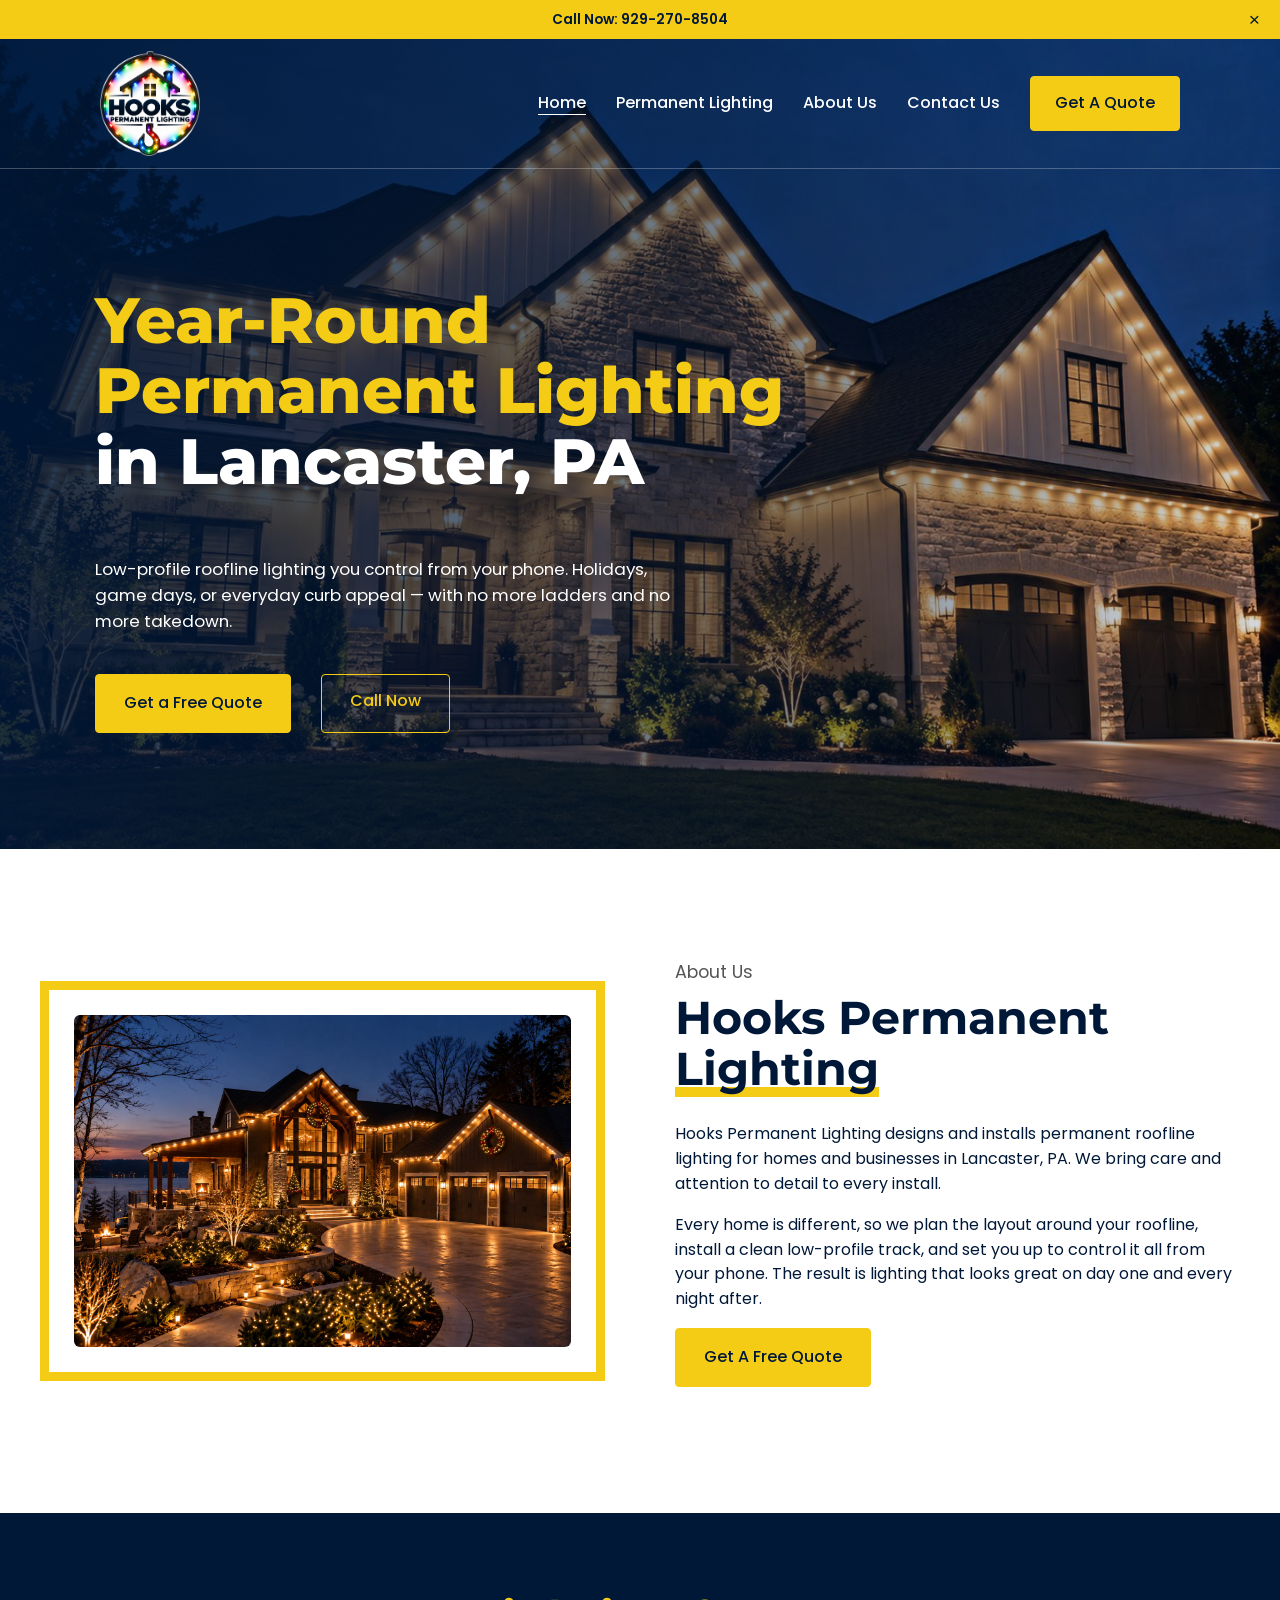
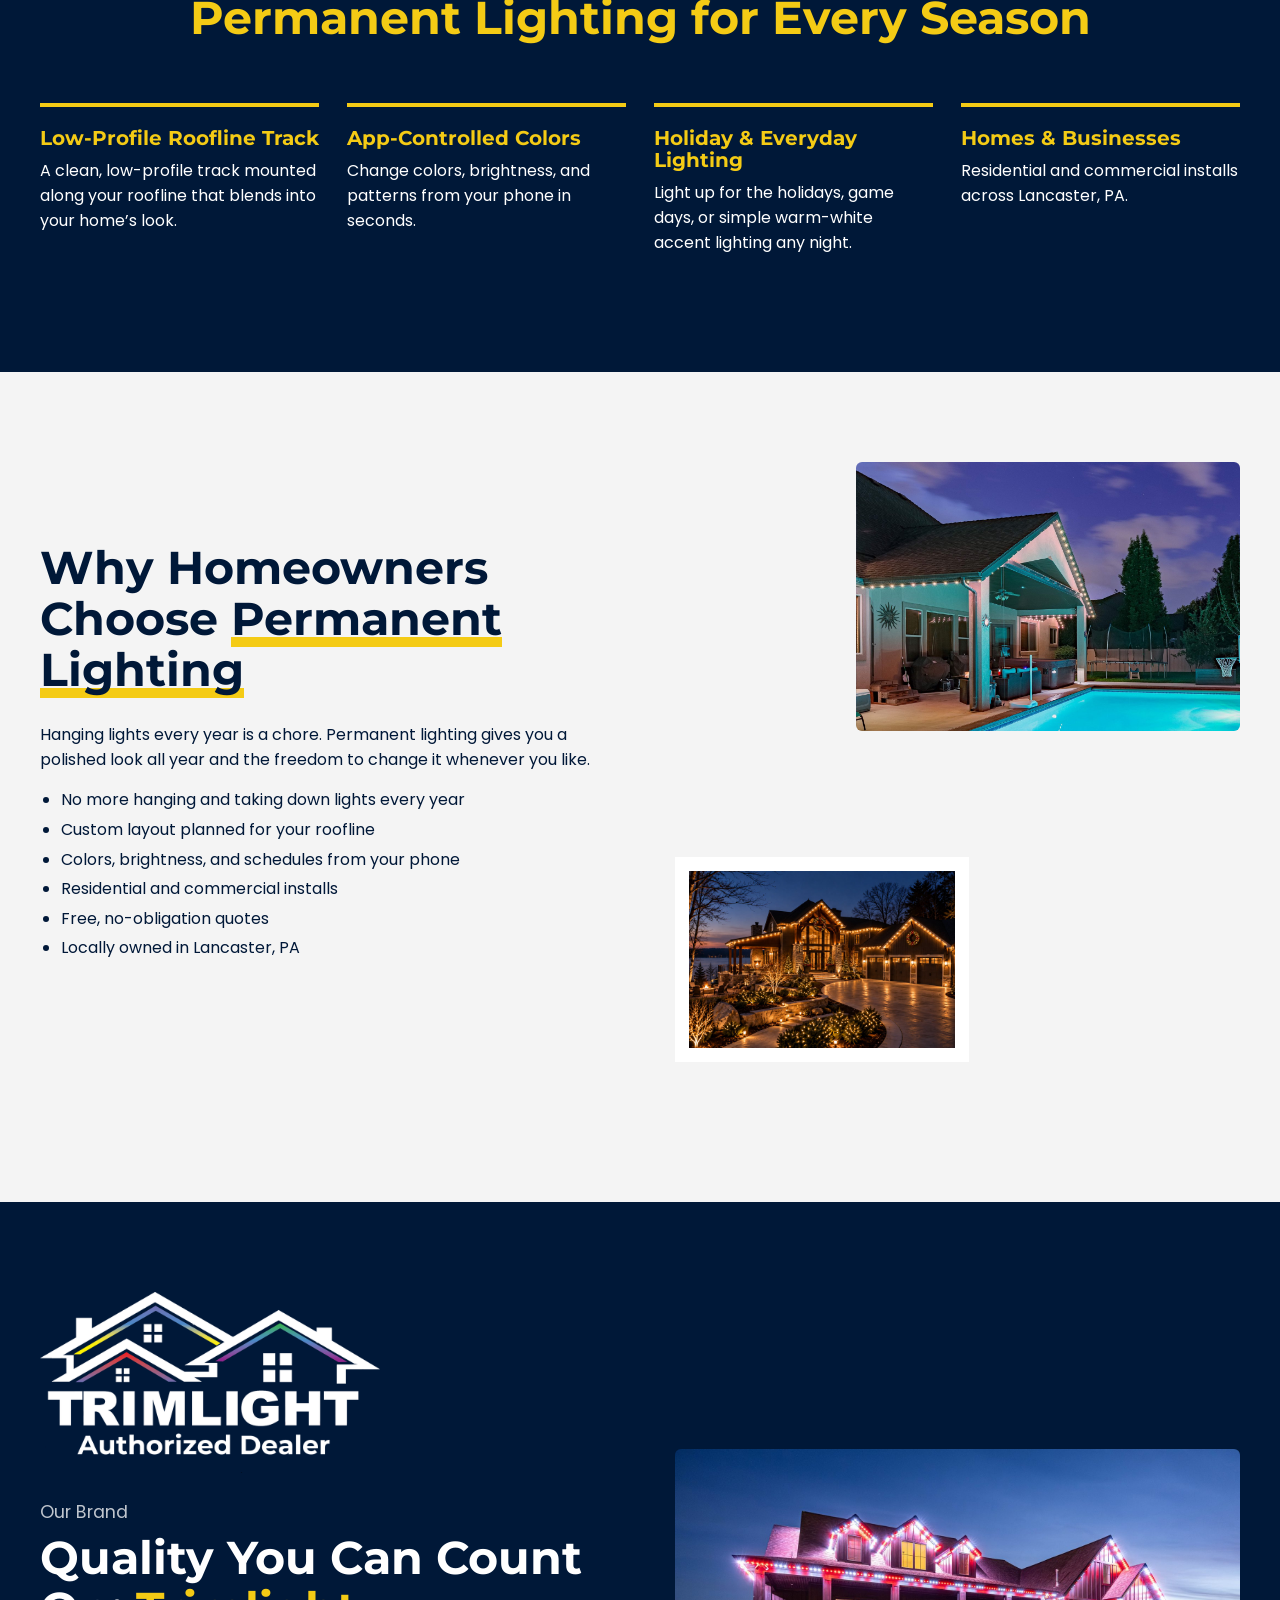
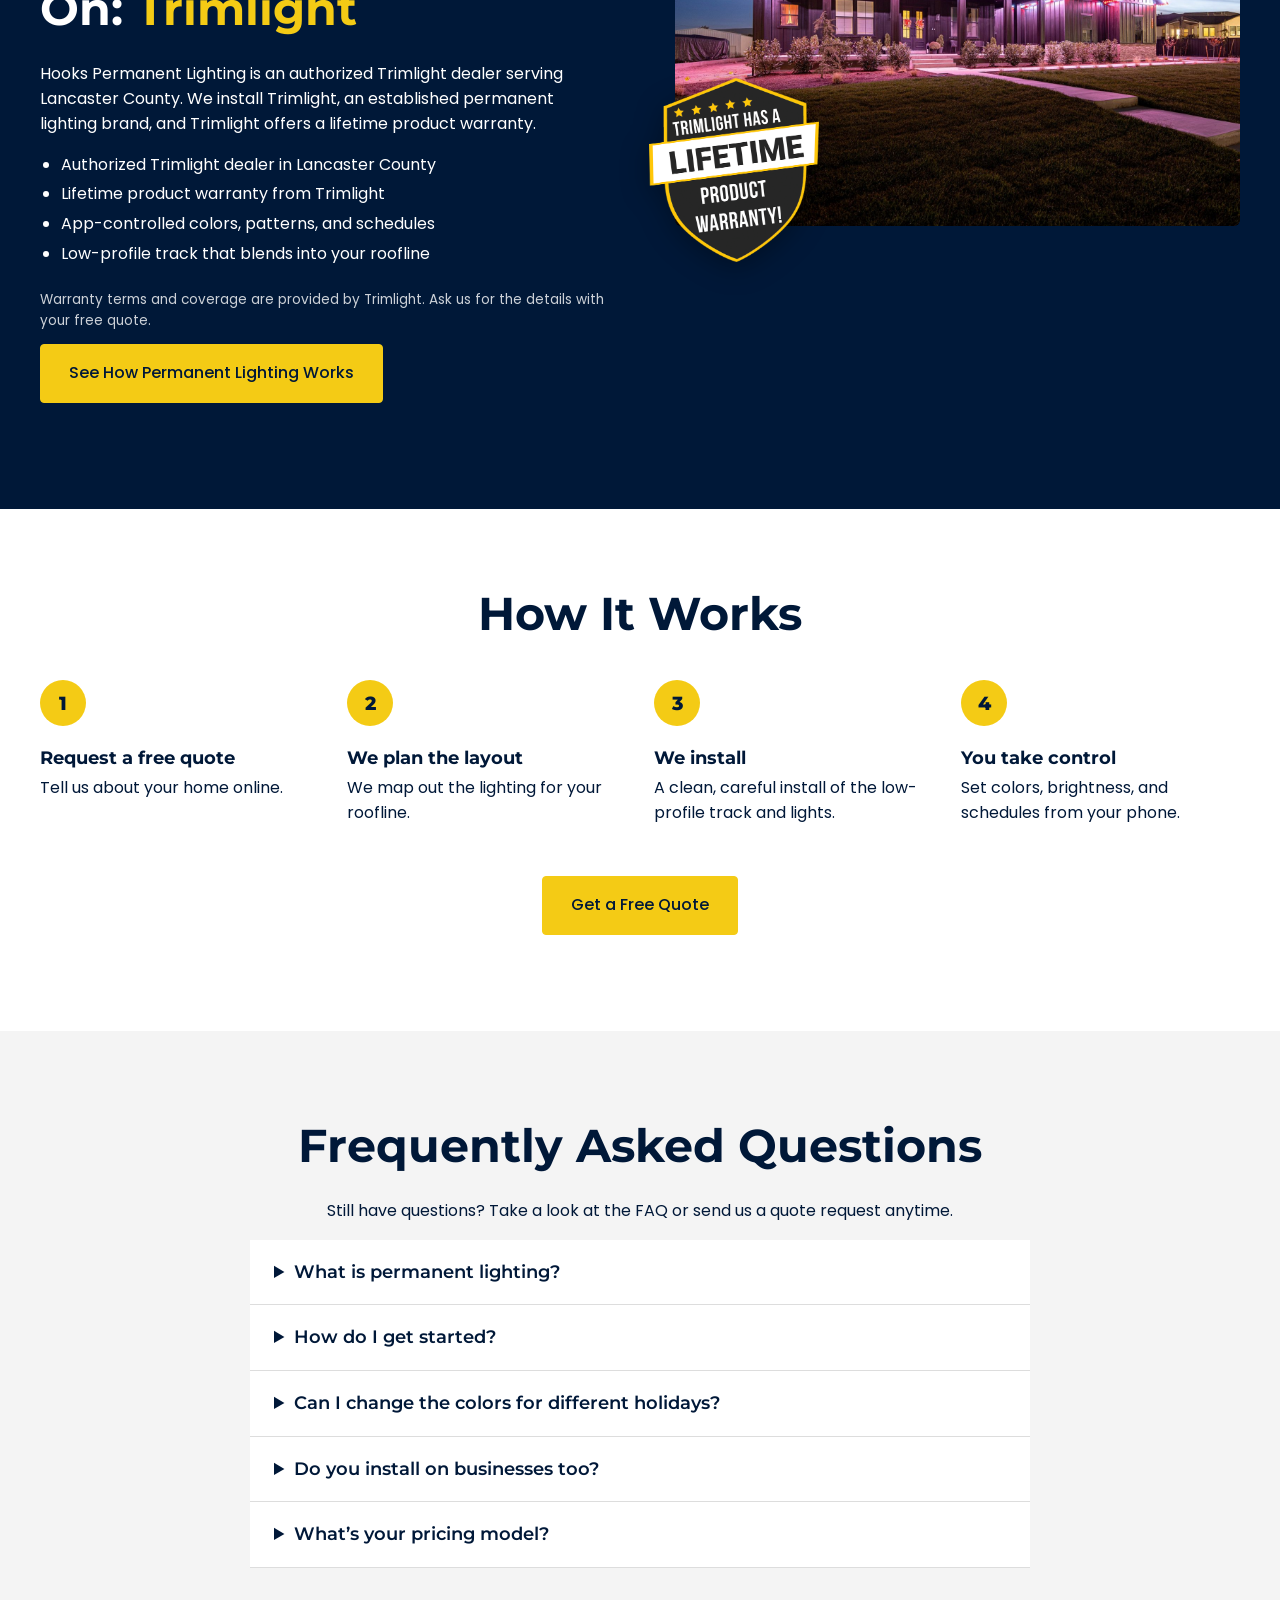
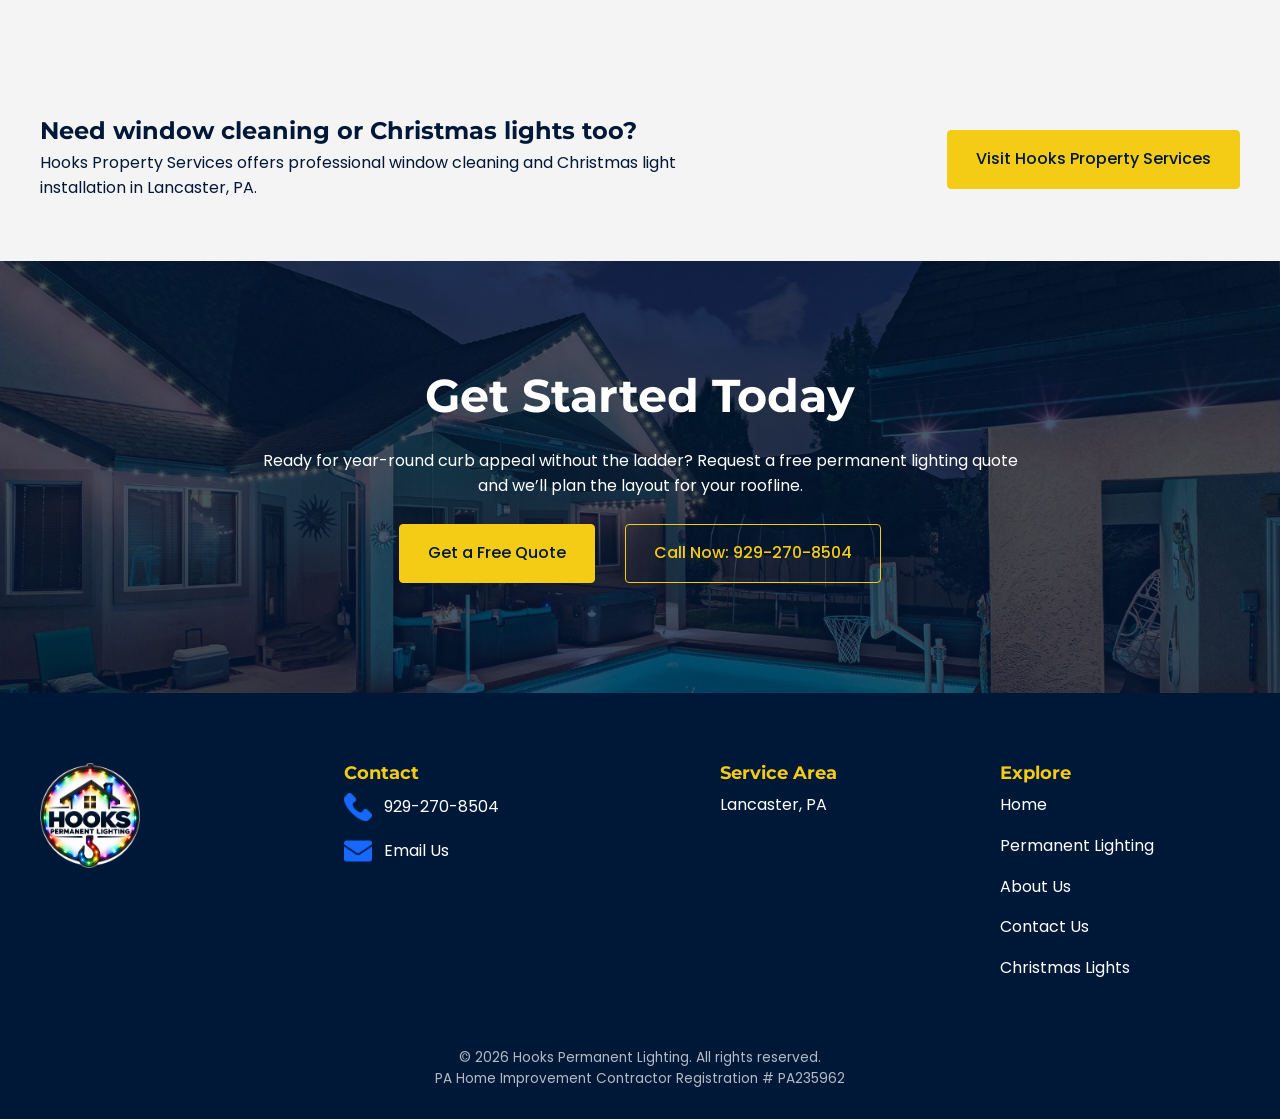
<file: index.html>
<!doctype html>
<html lang="en-US">
<head>
<meta charset="utf-8">
<meta name="viewport" content="width=device-width, initial-scale=1">
<title>Permanent Lighting Installation Lancaster PA | Hooks Permanent Lighting</title>
<meta name="description" content="Authorized Trimlight dealer in Lancaster, PA. Permanent roofline lighting with app-controlled colors and schedules, backed by the Trimlight lifetime product warranty. Request a free quote.">
<link rel="canonical" href="https://www.hookspermanentlighting.com/">
<link rel="icon" type="image/x-icon" href="favicon.ico">
<meta property="og:site_name" content="Hooks Permanent Lighting">
<meta property="og:title" content="Permanent Lighting Installation Lancaster PA | Hooks Permanent Lighting">
<meta property="og:url" content="https://www.hookspermanentlighting.com/">
<meta property="og:type" content="website">
<meta property="og:description" content="Authorized Trimlight dealer in Lancaster, PA. Permanent roofline lighting with app-controlled colors and schedules, backed by the Trimlight lifetime product warranty. Request a free quote.">
<meta property="og:image" content="https://www.hookspermanentlighting.com/assets/permanent-lighting.jpg">
<meta name="twitter:card" content="summary_large_image">
<meta name="twitter:title" content="Permanent Lighting Installation Lancaster PA | Hooks Permanent Lighting">
<meta name="twitter:description" content="Authorized Trimlight dealer in Lancaster, PA. Permanent roofline lighting with app-controlled colors and schedules, backed by the Trimlight lifetime product warranty. Request a free quote.">
<meta name="twitter:image" content="https://www.hookspermanentlighting.com/assets/permanent-lighting.jpg">
<link rel="preconnect" href="https://fonts.googleapis.com">
<link rel="preconnect" href="https://fonts.gstatic.com" crossorigin>
<link href="https://fonts.googleapis.com/css2?family=Montserrat:wght@600;700;800&family=Poppins:wght@400;500;600&display=swap" rel="stylesheet">
<link rel="stylesheet" href="assets/style.css">
<script type="application/ld+json">{"@context": "https://schema.org", "@type": "HomeAndConstructionBusiness", "name": "Hooks Permanent Lighting", "url": "https://www.hookspermanentlighting.com", "image": "https://www.hookspermanentlighting.com/assets/permanent-lighting.jpg", "areaServed": ["Lancaster, PA"], "description": "Permanent roofline lighting installation in Lancaster, PA.", "telephone": "+1-929-270-8504"}</script>
</head>
<body class="home">
<div class="announce" id="announce"><a href="tel:9292708504">Call Now: 929-270-8504</a><button type="button" aria-label="Close Announcement" onclick="document.getElementById('announce').remove()">&times;</button></div>
<header class="site-header">
  <a class="brand" href="./" aria-label="Hooks Permanent Lighting home"><img src="assets/logo.png" alt="Hooks Permanent Lighting logo" width="96" height="100"></a>
  <button class="menu-btn" type="button" aria-label="Menu" aria-expanded="false" onclick="var n=document.getElementById('nav');var o=n.classList.toggle('open');this.setAttribute('aria-expanded',o)">&#9776;</button>
  <nav id="nav"><a href="" aria-current="page">Home</a><a href="permanent-lighting/">Permanent Lighting</a><a href="about-us/">About Us</a><a href="contact-us/">Contact Us</a><a class="btn btn-sm" href="contact-us/">Get A Quote</a></nav>
</header>
<main>

<section class="hero" style="background-image:linear-gradient(90deg,rgba(0,24,56,.88) 0%,rgba(0,24,56,.55) 55%,rgba(0,24,56,.15) 100%),url('assets/permanent-lighting.jpg')">
  <div class="wrap"><h1><span class="y">Year-Round Permanent Lighting</span> in Lancaster, PA</h1>
  <p>Low-profile roofline lighting you control from your phone. Holidays, game days, or everyday curb appeal &mdash; with no more ladders and no more takedown.</p>
  <div class="btns"><a class="btn" href="contact-us/">Get a Free Quote</a><a class="btn btn-ghost" href="tel:9292708504">Call Now</a></div></div>
</section>

<section class="about wrap two">
  <div class="frame"><img src="assets/lakeside-lighting.jpg" alt="Lakeside home with permanent roofline lighting at dusk" width="540" height="360"></div>
  <div><p class="eyebrow">About Us</p><h2>Hooks Permanent <span class="hl">Lighting</span></h2>
  <p>Hooks Permanent Lighting designs and installs permanent roofline lighting for homes and businesses in Lancaster, PA. We bring care and attention to detail to every install.</p>
  <p>Every home is different, so we plan the layout around your roofline, install a clean low-profile track, and set you up to control it all from your phone. The result is lighting that looks great on day one and every night after.</p>
  <p><a class="btn" href="contact-us/">Get A Free Quote</a></p></div>
</section>

<section class="services navy"><div class="wrap">
  <h2 class="center y">Permanent Lighting for Every Season</h2>
  <div class="features"><article><h3>Low-Profile Roofline Track</h3><p>A clean, low-profile track mounted along your roofline that blends into your home&rsquo;s look.</p></article><article><h3>App-Controlled Colors</h3><p>Change colors, brightness, and patterns from your phone in seconds.</p></article><article><h3>Holiday &amp; Everyday Lighting</h3><p>Light up for the holidays, game days, or simple warm-white accent lighting any night.</p></article><article><h3>Homes &amp; Businesses</h3><p>Residential and commercial installs across Lancaster, PA.</p></article></div></div></section>

<section class="why gray"><div class="wrap two">
  <div><h2>Why Homeowners Choose <span class="hl">Permanent Lighting</span></h2>
  <p>Hanging lights every year is a chore. Permanent lighting gives you a polished look all year and the freedom to change it whenever you like.</p>
  <ul><li>No more hanging and taking down lights every year</li><li>Custom layout planned for your roofline</li><li>Colors, brightness, and schedules from your phone</li><li>Residential and commercial installs</li><li>Free, no-obligation quotes</li><li>Locally owned in Lancaster, PA</li></ul></div>
  <div class="collage"><img class="big" src="assets/trimlight-patio-pool.jpg" alt="Backyard patio and pool with permanent roofline lighting at night" width="500" height="375" loading="lazy"><img class="small" src="assets/lakeside-lighting.jpg" alt="" width="300" height="200" loading="lazy"></div>
</div></section>

<section class="tl navy"><div class="wrap two">
  <div class="tl-copy"><img class="tl-logo" src="assets/trimlight-authorized-dealer-white.png" alt="Trimlight Authorized Dealer logo" width="900" height="480" loading="lazy">
  <p class="eyebrow">Our Brand</p>
  <h2>Quality You Can Count On: <span class="y">Trimlight</span></h2>
  <p>Hooks Permanent Lighting is an authorized Trimlight dealer serving Lancaster County. We install Trimlight, an established permanent lighting brand, and Trimlight offers a lifetime product warranty.</p>
  <ul><li>Authorized Trimlight dealer in Lancaster County</li><li>Lifetime product warranty from Trimlight</li><li>App-controlled colors, patterns, and schedules</li><li>Low-profile track that blends into your roofline</li></ul>
  <p class="tl-note">Warranty terms and coverage are provided by Trimlight. Ask us for the details with your free quote.</p>
  <p><a class="btn" href="permanent-lighting/">See How Permanent Lighting Works</a></p></div>
  <div class="tl-media"><img class="photo" src="assets/trimlight-home-dusk.jpg" alt="Home with Trimlight permanent roofline lighting at dusk" width="1600" height="1066" loading="lazy"><img class="tl-badge" src="assets/trimlight-lifetime-warranty-badge.png" alt="Trimlight lifetime product warranty badge" width="520" height="561" loading="lazy"></div>
</div></section>

<section class="pad"><div class="wrap"><h2 class="center">How It Works</h2><ol class="steps"><li><strong>Request a free quote</strong>Tell us about your home online.</li><li><strong>We plan the layout</strong>We map out the lighting for your roofline.</li><li><strong>We install</strong>A clean, careful install of the low-profile track and lights.</li><li><strong>You take control</strong>Set colors, brightness, and schedules from your phone.</li></ol>
  <p class="center" style="margin-top:50px"><a class="btn" href="contact-us/">Get a Free Quote</a></p></div></section>

<section class="faq gray"><div class="wrap narrow"><h2 class="center">Frequently Asked Questions</h2>
  <p class="center">Still have questions? Take a look at the FAQ or send us a quote request anytime.</p><details><summary>What is permanent lighting?</summary><p>Permanent lighting is a low-profile track mounted along your roofline with programmable LED lights. You control colors, brightness, and schedules from your phone, so there&rsquo;s no hanging or taking down lights each season.</p></details><details><summary>How do I get started?</summary><p>Tap Get A Quote and tell us about your home. We&rsquo;ll follow up with a free quote and plan the layout for your roofline.</p></details><details><summary>Can I change the colors for different holidays?</summary><p>Yes. You can switch colors, patterns, and brightness any time from your phone, and set schedules for holidays, game days, or everyday accent lighting.</p></details><details><summary>Do you install on businesses too?</summary><p>Yes. We install permanent lighting for both homes and commercial properties in Lancaster, PA.</p></details><details><summary>What&rsquo;s your pricing model?</summary><p>Pricing depends on the length of your roofline and the layout of your lighting. Every quote is free, with no obligation.</p></details></div></section>

<section class="xpromo gray"><div class="wrap">
  <div><h3>Need window cleaning or Christmas lights too?</h3>
  <p>Hooks Property Services offers professional window cleaning and Christmas light installation in Lancaster, PA.</p></div>
  <a class="btn" href="https://www.hookspropertyservices.com/">Visit Hooks Property Services</a></div></section>
<section class="cta" style="background-image:linear-gradient(rgba(0,24,56,.72),rgba(0,24,56,.72)),url('assets/trimlight-pool-night.jpg')">
  <div class="wrap center"><h2>Get Started Today</h2><p>Ready for year-round curb appeal without the ladder? Request a free permanent lighting quote and we&rsquo;ll plan the layout for your roofline.</p>
  <div class="btns" style="justify-content:center;margin-top:10px"><a class="btn" href="contact-us/">Get a Free Quote</a><a class="btn btn-ghost" href="tel:9292708504">Call Now: 929-270-8504</a></div></div></section>

</main>
<footer class="site-footer">
  <div class="wrap foot-grid">
    <div><a class="brand" href="./" aria-label="Hooks Permanent Lighting home"><img src="assets/logo.png" alt="Hooks Permanent Lighting logo" width="96" height="100"></a></div>
    <div><h4>Contact</h4><p class="ic"><img src="assets/phone-icon.png" alt="" width="28" height="28"><a href="tel:9292708504">929-270-8504</a></p><p class="ic"><img src="assets/email-icon.png" alt="" width="28" height="28"><a href="contact-us/">Email Us</a></p></div>
    <div><h4>Service Area</h4><p>Lancaster, PA</p></div>
    <div><h4>Explore</h4><p><a href="">Home</a></p><p><a href="permanent-lighting/">Permanent Lighting</a></p><p><a href="about-us/">About Us</a></p><p><a href="contact-us/">Contact Us</a></p>
      <p><a href="https://www.hookspropertyservices.com/christmas-lights/">Christmas Lights</a></p></div>
  </div>
  <p class="copy">&copy; <span id="yr">2026</span> Hooks Permanent Lighting. All rights reserved.<br>PA Home Improvement Contractor Registration # PA235962</p>
</footer>
<script>document.getElementById('yr').textContent=new Date().getFullYear();</script>

</body>
</html>
</file>
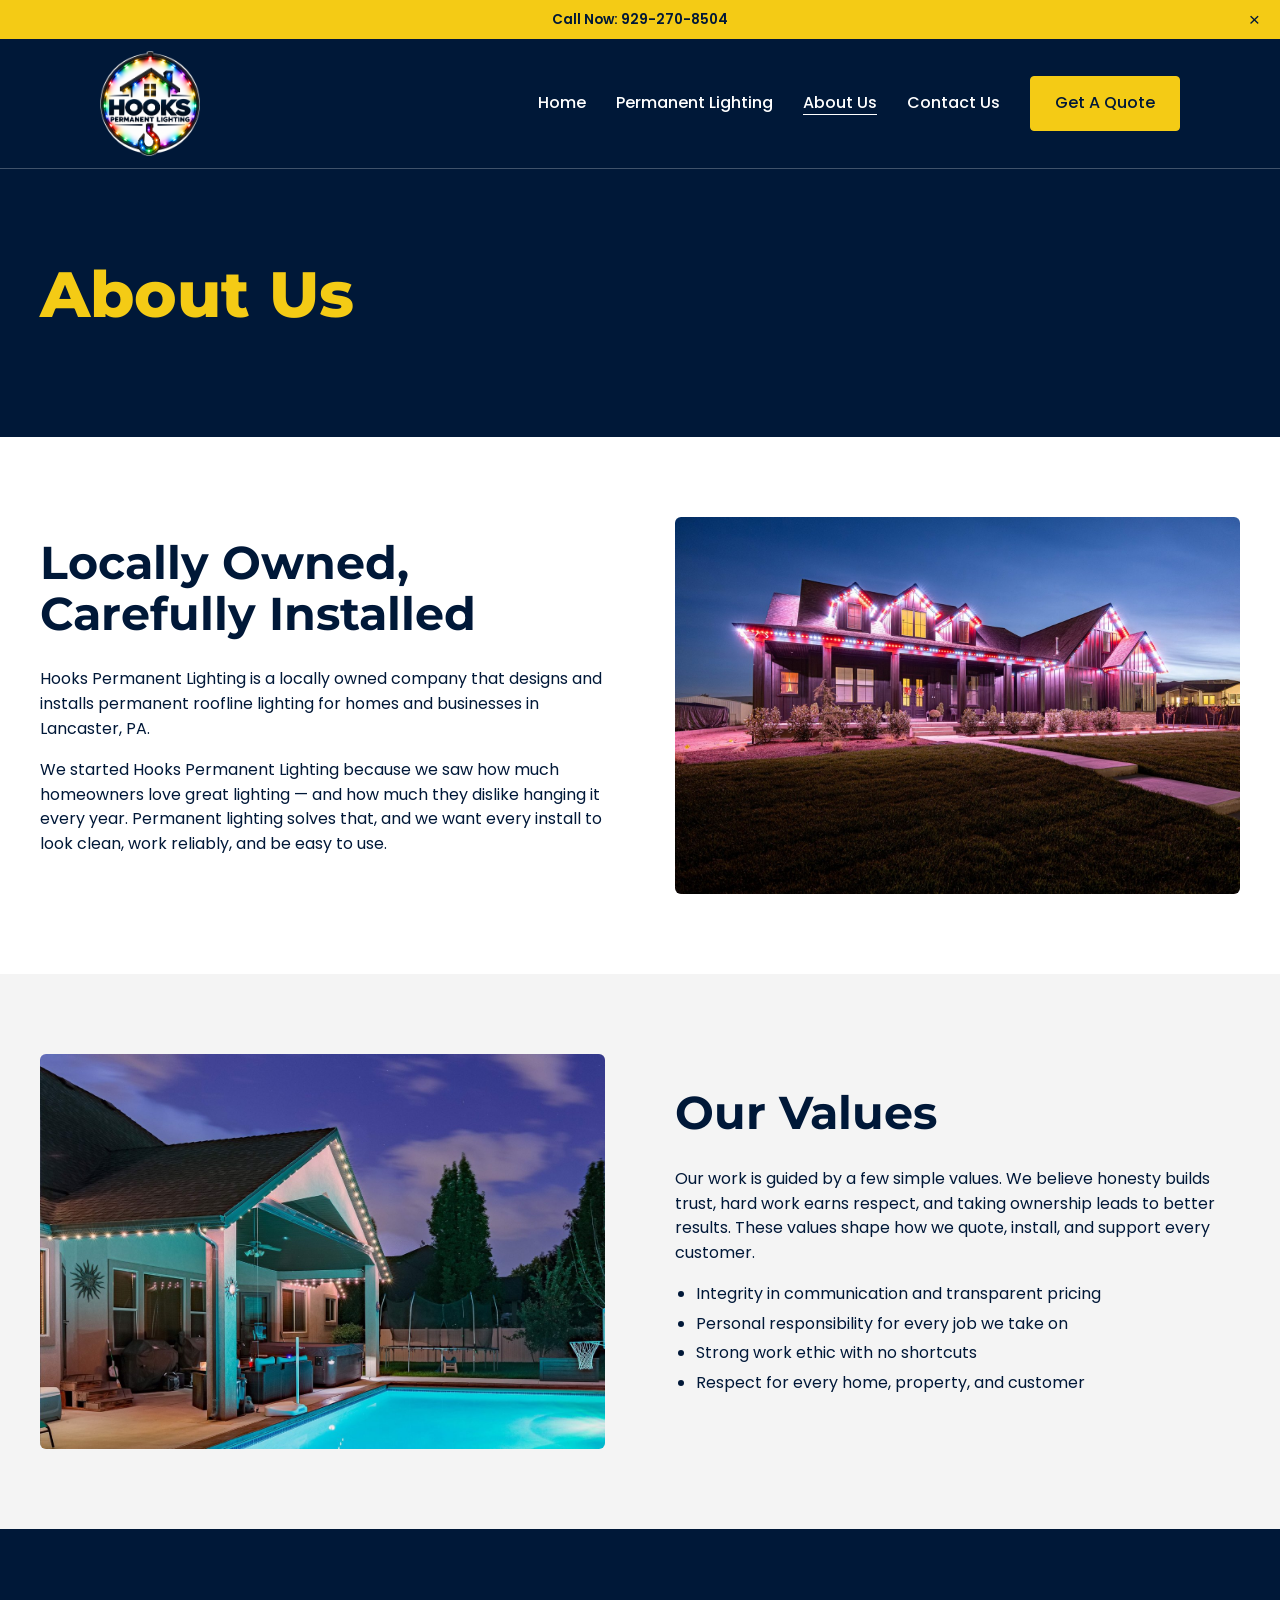
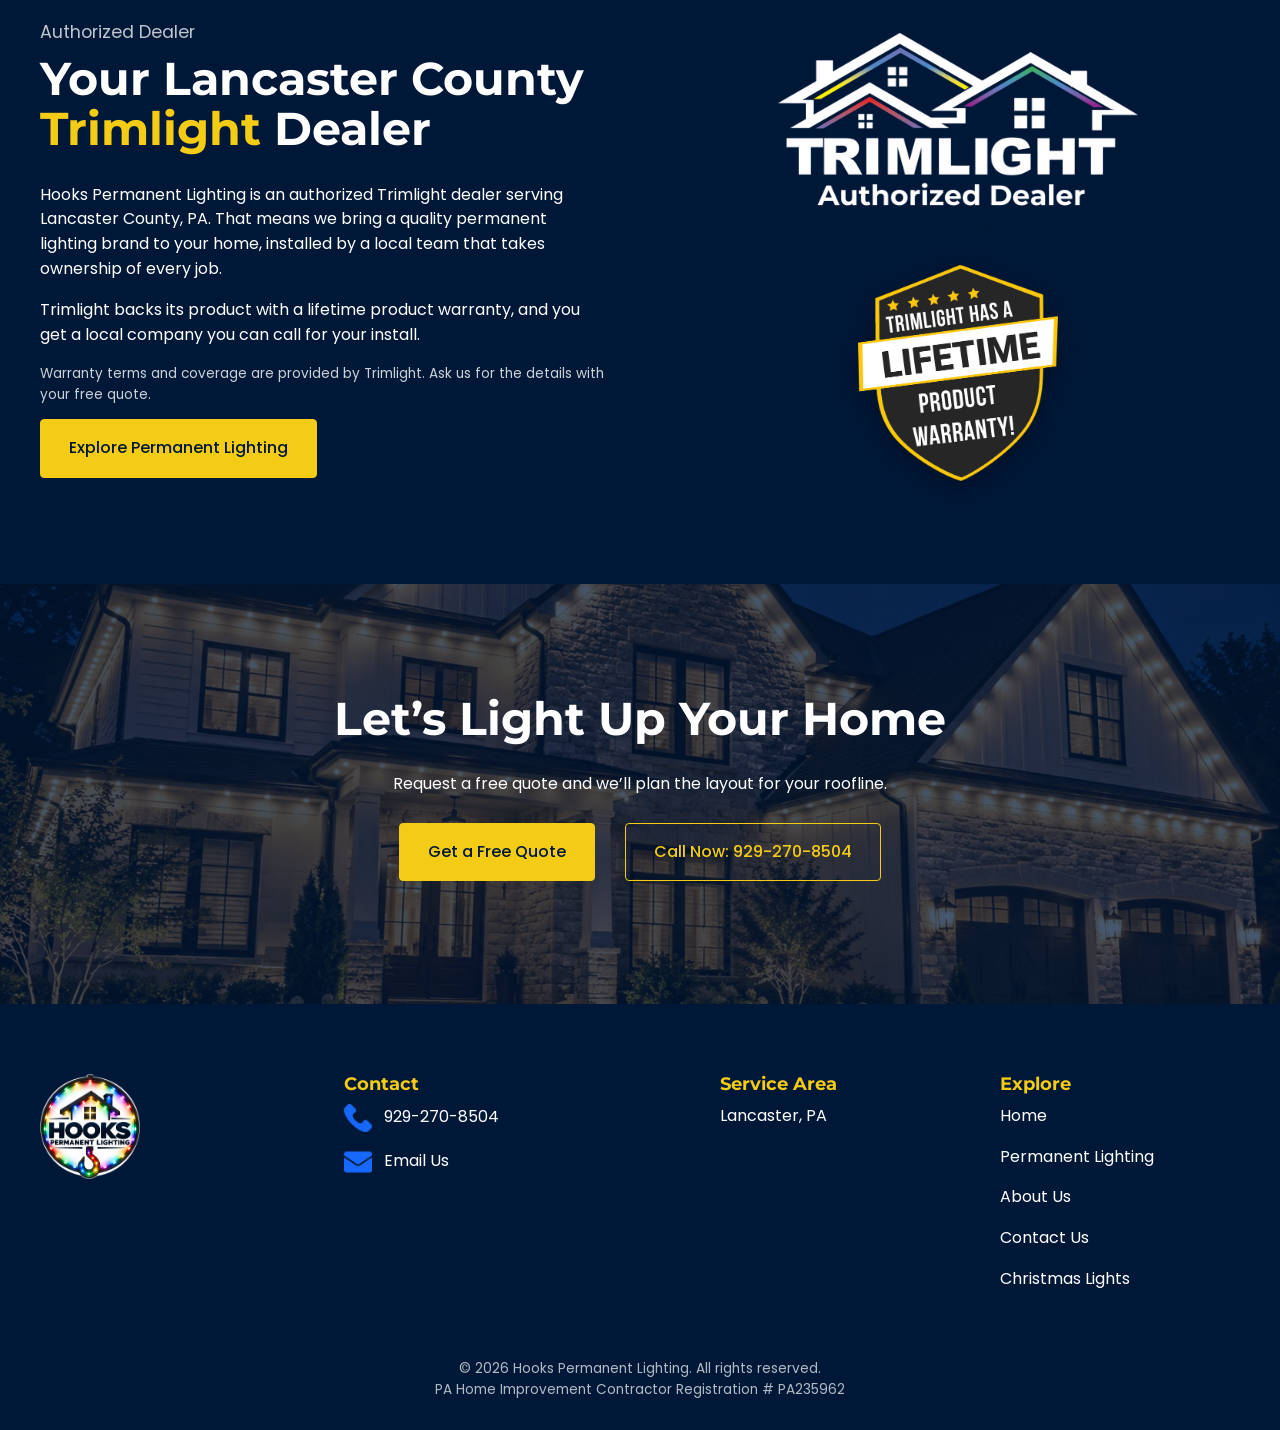
<file: about-us/index.html>
<!doctype html>
<html lang="en-US">
<head>
<meta charset="utf-8">
<meta name="viewport" content="width=device-width, initial-scale=1">
<title>About Us | Hooks Permanent Lighting — Lancaster, PA</title>
<meta name="description" content="Hooks Permanent Lighting is a locally owned Lancaster, PA company installing permanent roofline lighting.">
<link rel="canonical" href="https://www.hookspermanentlighting.com/about-us/">
<link rel="icon" type="image/x-icon" href="../favicon.ico">
<meta property="og:site_name" content="Hooks Permanent Lighting">
<meta property="og:title" content="About Us | Hooks Permanent Lighting — Lancaster, PA">
<meta property="og:url" content="https://www.hookspermanentlighting.com/about-us/">
<meta property="og:type" content="website">
<meta property="og:description" content="Hooks Permanent Lighting is a locally owned Lancaster, PA company installing permanent roofline lighting.">
<meta property="og:image" content="https://www.hookspermanentlighting.com/assets/permanent-lighting.jpg">
<meta name="twitter:card" content="summary_large_image">
<meta name="twitter:title" content="About Us | Hooks Permanent Lighting — Lancaster, PA">
<meta name="twitter:description" content="Hooks Permanent Lighting is a locally owned Lancaster, PA company installing permanent roofline lighting.">
<meta name="twitter:image" content="https://www.hookspermanentlighting.com/assets/permanent-lighting.jpg">
<link rel="preconnect" href="https://fonts.googleapis.com">
<link rel="preconnect" href="https://fonts.gstatic.com" crossorigin>
<link href="https://fonts.googleapis.com/css2?family=Montserrat:wght@600;700;800&family=Poppins:wght@400;500;600&display=swap" rel="stylesheet">
<link rel="stylesheet" href="../assets/style.css">
<script type="application/ld+json">{"@context": "https://schema.org", "@type": "HomeAndConstructionBusiness", "name": "Hooks Permanent Lighting", "url": "https://www.hookspermanentlighting.com", "image": "https://www.hookspermanentlighting.com/assets/permanent-lighting.jpg", "areaServed": ["Lancaster, PA"], "description": "Permanent roofline lighting installation in Lancaster, PA.", "telephone": "+1-929-270-8504"}</script>
</head>
<body class="inner">
<div class="announce" id="announce"><a href="tel:9292708504">Call Now: 929-270-8504</a><button type="button" aria-label="Close Announcement" onclick="document.getElementById('announce').remove()">&times;</button></div>
<header class="site-header">
  <a class="brand" href="../" aria-label="Hooks Permanent Lighting home"><img src="../assets/logo.png" alt="Hooks Permanent Lighting logo" width="96" height="100"></a>
  <button class="menu-btn" type="button" aria-label="Menu" aria-expanded="false" onclick="var n=document.getElementById('nav');var o=n.classList.toggle('open');this.setAttribute('aria-expanded',o)">&#9776;</button>
  <nav id="nav"><a href="../">Home</a><a href="../permanent-lighting/">Permanent Lighting</a><a href="../about-us/" aria-current="page">About Us</a><a href="../contact-us/">Contact Us</a><a class="btn btn-sm" href="../contact-us/">Get A Quote</a></nav>
</header>
<main>

<section class="page-title navy"><div class="wrap"><h1 class="y">About Us</h1></div></section>
<section class="wrap two pad">
  <div><h2>Locally Owned, Carefully Installed</h2>
  <p>Hooks Permanent Lighting is a locally owned company that designs and installs permanent roofline lighting for homes and businesses in Lancaster, PA.</p>
  <p>We started Hooks Permanent Lighting because we saw how much homeowners love great lighting &mdash; and how much they dislike hanging it every year. Permanent lighting solves that, and we want every install to look clean, work reliably, and be easy to use.</p></div>
  <div><img class="photo" src="../assets/trimlight-home-dusk.jpg" alt="Home with permanent roofline lighting at dusk" loading="lazy"></div>
</section>
<section class="gray pad"><div class="wrap two">
  <div><img class="photo" src="../assets/trimlight-patio-pool.jpg" alt="Covered patio with permanent roofline lighting" loading="lazy"></div>
  <div><h2>Our Values</h2>
  <p>Our work is guided by a few simple values. We believe honesty builds trust, hard work earns respect, and taking ownership leads to better results. These values shape how we quote, install, and support every customer.</p>
  <ul><li>Integrity in communication and transparent pricing</li><li>Personal responsibility for every job we take on</li><li>Strong work ethic with no shortcuts</li><li>Respect for every home, property, and customer</li></ul></div>
</div></section>
<section class="tl navy"><div class="wrap two">
  <div class="tl-copy"><p class="eyebrow">Authorized Dealer</p>
  <h2>Your Lancaster County <span class="y">Trimlight</span> Dealer</h2>
  <p>Hooks Permanent Lighting is an authorized Trimlight dealer serving Lancaster County, PA. That means we bring a quality permanent lighting brand to your home, installed by a local team that takes ownership of every job.</p>
  <p>Trimlight backs its product with a lifetime product warranty, and you get a local company you can call for your install.</p>
  <p class="tl-note">Warranty terms and coverage are provided by Trimlight. Ask us for the details with your free quote.</p>
  <p><a class="btn" href="../permanent-lighting/">Explore Permanent Lighting</a></p></div>
  <div class="tl-badges"><img class="tl-logo" src="../assets/trimlight-authorized-dealer-white.png" alt="Trimlight Authorized Dealer logo" width="900" height="480" loading="lazy"><img class="tl-badge" src="../assets/trimlight-lifetime-warranty-badge.png" alt="Trimlight lifetime product warranty badge" width="520" height="561" loading="lazy"></div>
</div></section>
<section class="cta" style="background-image:linear-gradient(rgba(0,24,56,.72),rgba(0,24,56,.72)),url('../assets/permanent-lighting.jpg')">
  <div class="wrap center"><h2>Let&rsquo;s Light Up Your Home</h2><p>Request a free quote and we&rsquo;ll plan the layout for your roofline.</p>
  <div class="btns" style="justify-content:center;margin-top:10px"><a class="btn" href="../contact-us/">Get a Free Quote</a><a class="btn btn-ghost" href="tel:9292708504">Call Now: 929-270-8504</a></div></div></section>

</main>
<footer class="site-footer">
  <div class="wrap foot-grid">
    <div><a class="brand" href="../" aria-label="Hooks Permanent Lighting home"><img src="../assets/logo.png" alt="Hooks Permanent Lighting logo" width="96" height="100"></a></div>
    <div><h4>Contact</h4><p class="ic"><img src="../assets/phone-icon.png" alt="" width="28" height="28"><a href="tel:9292708504">929-270-8504</a></p><p class="ic"><img src="../assets/email-icon.png" alt="" width="28" height="28"><a href="../contact-us/">Email Us</a></p></div>
    <div><h4>Service Area</h4><p>Lancaster, PA</p></div>
    <div><h4>Explore</h4><p><a href="../">Home</a></p><p><a href="../permanent-lighting/">Permanent Lighting</a></p><p><a href="../about-us/">About Us</a></p><p><a href="../contact-us/">Contact Us</a></p>
      <p><a href="https://www.hookspropertyservices.com/christmas-lights/">Christmas Lights</a></p></div>
  </div>
  <p class="copy">&copy; <span id="yr">2026</span> Hooks Permanent Lighting. All rights reserved.<br>PA Home Improvement Contractor Registration # PA235962</p>
</footer>
<script>document.getElementById('yr').textContent=new Date().getFullYear();</script>

</body>
</html>
</file>
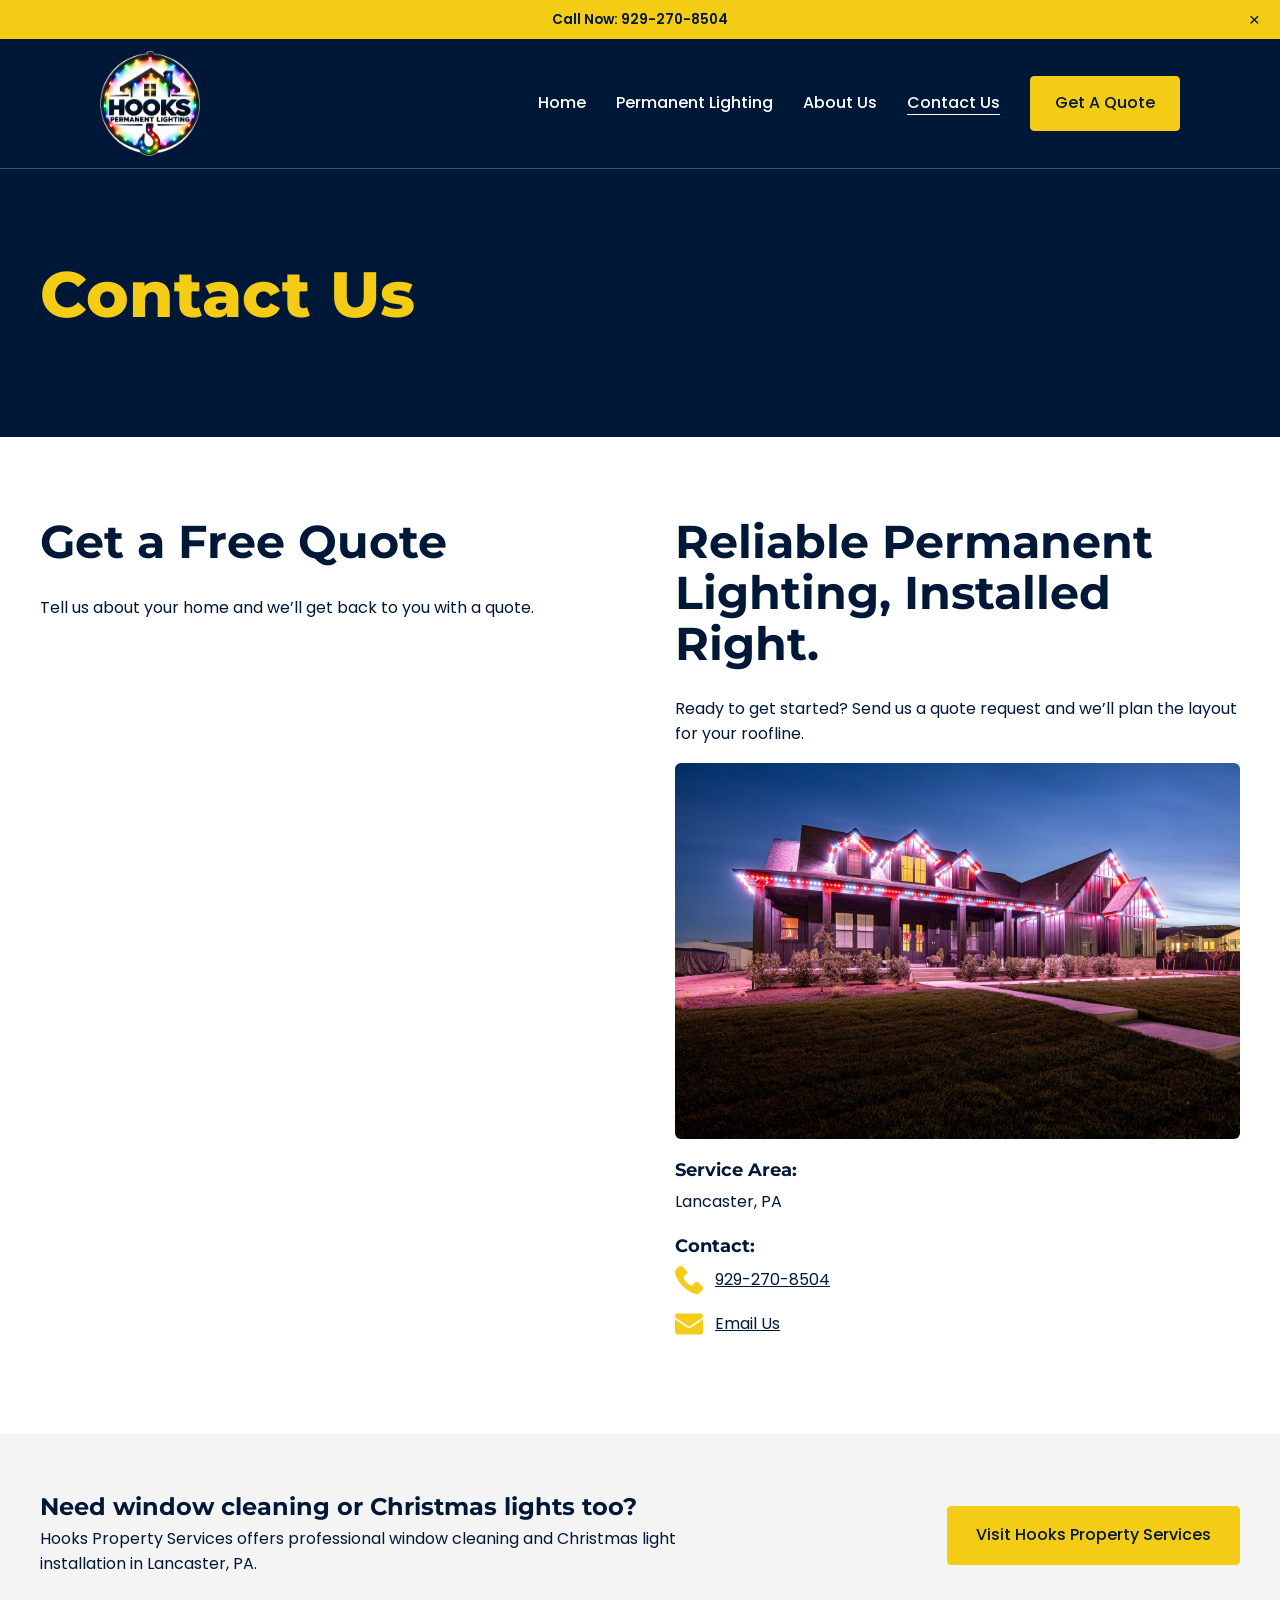
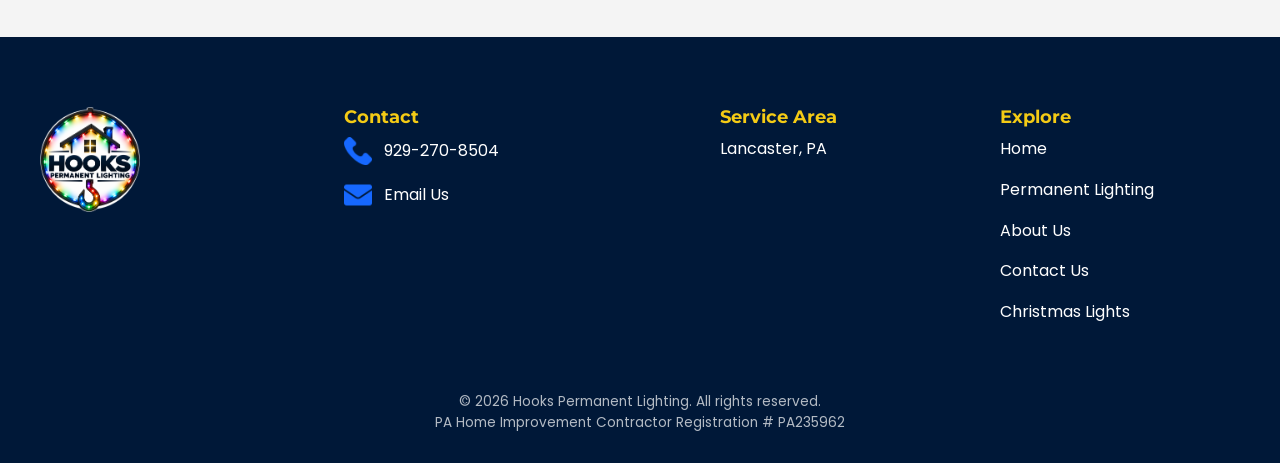
<file: contact-us/index.html>
<!doctype html>
<html lang="en-US">
<head>
<meta charset="utf-8">
<meta name="viewport" content="width=device-width, initial-scale=1">
<title>Contact Us | Hooks Permanent Lighting — Lancaster, PA</title>
<meta name="description" content="Request a free permanent lighting quote from Hooks Permanent Lighting in Lancaster, PA.">
<link rel="canonical" href="https://www.hookspermanentlighting.com/contact-us/">
<link rel="icon" type="image/x-icon" href="../favicon.ico">
<meta property="og:site_name" content="Hooks Permanent Lighting">
<meta property="og:title" content="Contact Us | Hooks Permanent Lighting — Lancaster, PA">
<meta property="og:url" content="https://www.hookspermanentlighting.com/contact-us/">
<meta property="og:type" content="website">
<meta property="og:description" content="Request a free permanent lighting quote from Hooks Permanent Lighting in Lancaster, PA.">
<meta property="og:image" content="https://www.hookspermanentlighting.com/assets/permanent-lighting.jpg">
<meta name="twitter:card" content="summary_large_image">
<meta name="twitter:title" content="Contact Us | Hooks Permanent Lighting — Lancaster, PA">
<meta name="twitter:description" content="Request a free permanent lighting quote from Hooks Permanent Lighting in Lancaster, PA.">
<meta name="twitter:image" content="https://www.hookspermanentlighting.com/assets/permanent-lighting.jpg">
<link rel="preconnect" href="https://fonts.googleapis.com">
<link rel="preconnect" href="https://fonts.gstatic.com" crossorigin>
<link href="https://fonts.googleapis.com/css2?family=Montserrat:wght@600;700;800&family=Poppins:wght@400;500;600&display=swap" rel="stylesheet">
<link rel="stylesheet" href="../assets/style.css">
<script type="application/ld+json">{"@context": "https://schema.org", "@type": "HomeAndConstructionBusiness", "name": "Hooks Permanent Lighting", "url": "https://www.hookspermanentlighting.com", "image": "https://www.hookspermanentlighting.com/assets/permanent-lighting.jpg", "areaServed": ["Lancaster, PA"], "description": "Permanent roofline lighting installation in Lancaster, PA.", "telephone": "+1-929-270-8504"}</script>
</head>
<body class="inner">
<div class="announce" id="announce"><a href="tel:9292708504">Call Now: 929-270-8504</a><button type="button" aria-label="Close Announcement" onclick="document.getElementById('announce').remove()">&times;</button></div>
<header class="site-header">
  <a class="brand" href="../" aria-label="Hooks Permanent Lighting home"><img src="../assets/logo.png" alt="Hooks Permanent Lighting logo" width="96" height="100"></a>
  <button class="menu-btn" type="button" aria-label="Menu" aria-expanded="false" onclick="var n=document.getElementById('nav');var o=n.classList.toggle('open');this.setAttribute('aria-expanded',o)">&#9776;</button>
  <nav id="nav"><a href="../">Home</a><a href="../permanent-lighting/">Permanent Lighting</a><a href="../about-us/">About Us</a><a href="../contact-us/" aria-current="page">Contact Us</a><a class="btn btn-sm" href="../contact-us/">Get A Quote</a></nav>
</header>
<main>

<section class="page-title navy"><div class="wrap"><h1 class="y">Contact Us</h1></div></section>
<section class="wrap two pad" style="align-items:start">
  <div><h2>Get a Free Quote</h2><p>Tell us about your home and we&rsquo;ll get back to you with a quote.</p><div class="jobber-form"><div id="5e6214d9-5ba9-47c7-82db-7aa4a62b9021-5330346"></div><link rel="stylesheet" href="https://d3ey4dbjkt2f6s.cloudfront.net/assets/external/work_request_embed.css" media="screen" /><script src="https://d3ey4dbjkt2f6s.cloudfront.net/assets/static_link/work_request_embed_snippet.js" clienthub_id="5e6214d9-5ba9-47c7-82db-7aa4a62b9021-5330346" form_url="https://clienthub.getjobber.com/client_hubs/5e6214d9-5ba9-47c7-82db-7aa4a62b9021/public/work_request/embedded_work_request_form?form_id=5330346"></script></div></div>
  <div><h2>Reliable Permanent Lighting, Installed Right.</h2>
  <p>Ready to get started? Send us a quote request and we&rsquo;ll plan the layout for your roofline.</p>
  <img class="photo" src="../assets/trimlight-home-dusk.jpg" alt="Home with permanent roofline lighting at dusk" loading="lazy">
  <h4>Service Area:</h4><p>Lancaster, PA</p>
  <h4>Contact:</h4><p class="ic"><img src="../assets/phone-icon.png" alt="" width="28" height="28"><a href="tel:9292708504">929-270-8504</a></p><p class="ic"><img src="../assets/email-icon.png" alt="" width="28" height="28"><a href="../contact-us/">Email Us</a></p></div>
</section>
<section class="xpromo gray"><div class="wrap">
  <div><h3>Need window cleaning or Christmas lights too?</h3>
  <p>Hooks Property Services offers professional window cleaning and Christmas light installation in Lancaster, PA.</p></div>
  <a class="btn" href="https://www.hookspropertyservices.com/">Visit Hooks Property Services</a></div></section>

</main>
<footer class="site-footer">
  <div class="wrap foot-grid">
    <div><a class="brand" href="../" aria-label="Hooks Permanent Lighting home"><img src="../assets/logo.png" alt="Hooks Permanent Lighting logo" width="96" height="100"></a></div>
    <div><h4>Contact</h4><p class="ic"><img src="../assets/phone-icon.png" alt="" width="28" height="28"><a href="tel:9292708504">929-270-8504</a></p><p class="ic"><img src="../assets/email-icon.png" alt="" width="28" height="28"><a href="../contact-us/">Email Us</a></p></div>
    <div><h4>Service Area</h4><p>Lancaster, PA</p></div>
    <div><h4>Explore</h4><p><a href="../">Home</a></p><p><a href="../permanent-lighting/">Permanent Lighting</a></p><p><a href="../about-us/">About Us</a></p><p><a href="../contact-us/">Contact Us</a></p>
      <p><a href="https://www.hookspropertyservices.com/christmas-lights/">Christmas Lights</a></p></div>
  </div>
  <p class="copy">&copy; <span id="yr">2026</span> Hooks Permanent Lighting. All rights reserved.<br>PA Home Improvement Contractor Registration # PA235962</p>
</footer>
<script>document.getElementById('yr').textContent=new Date().getFullYear();</script>

</body>
</html>
</file>
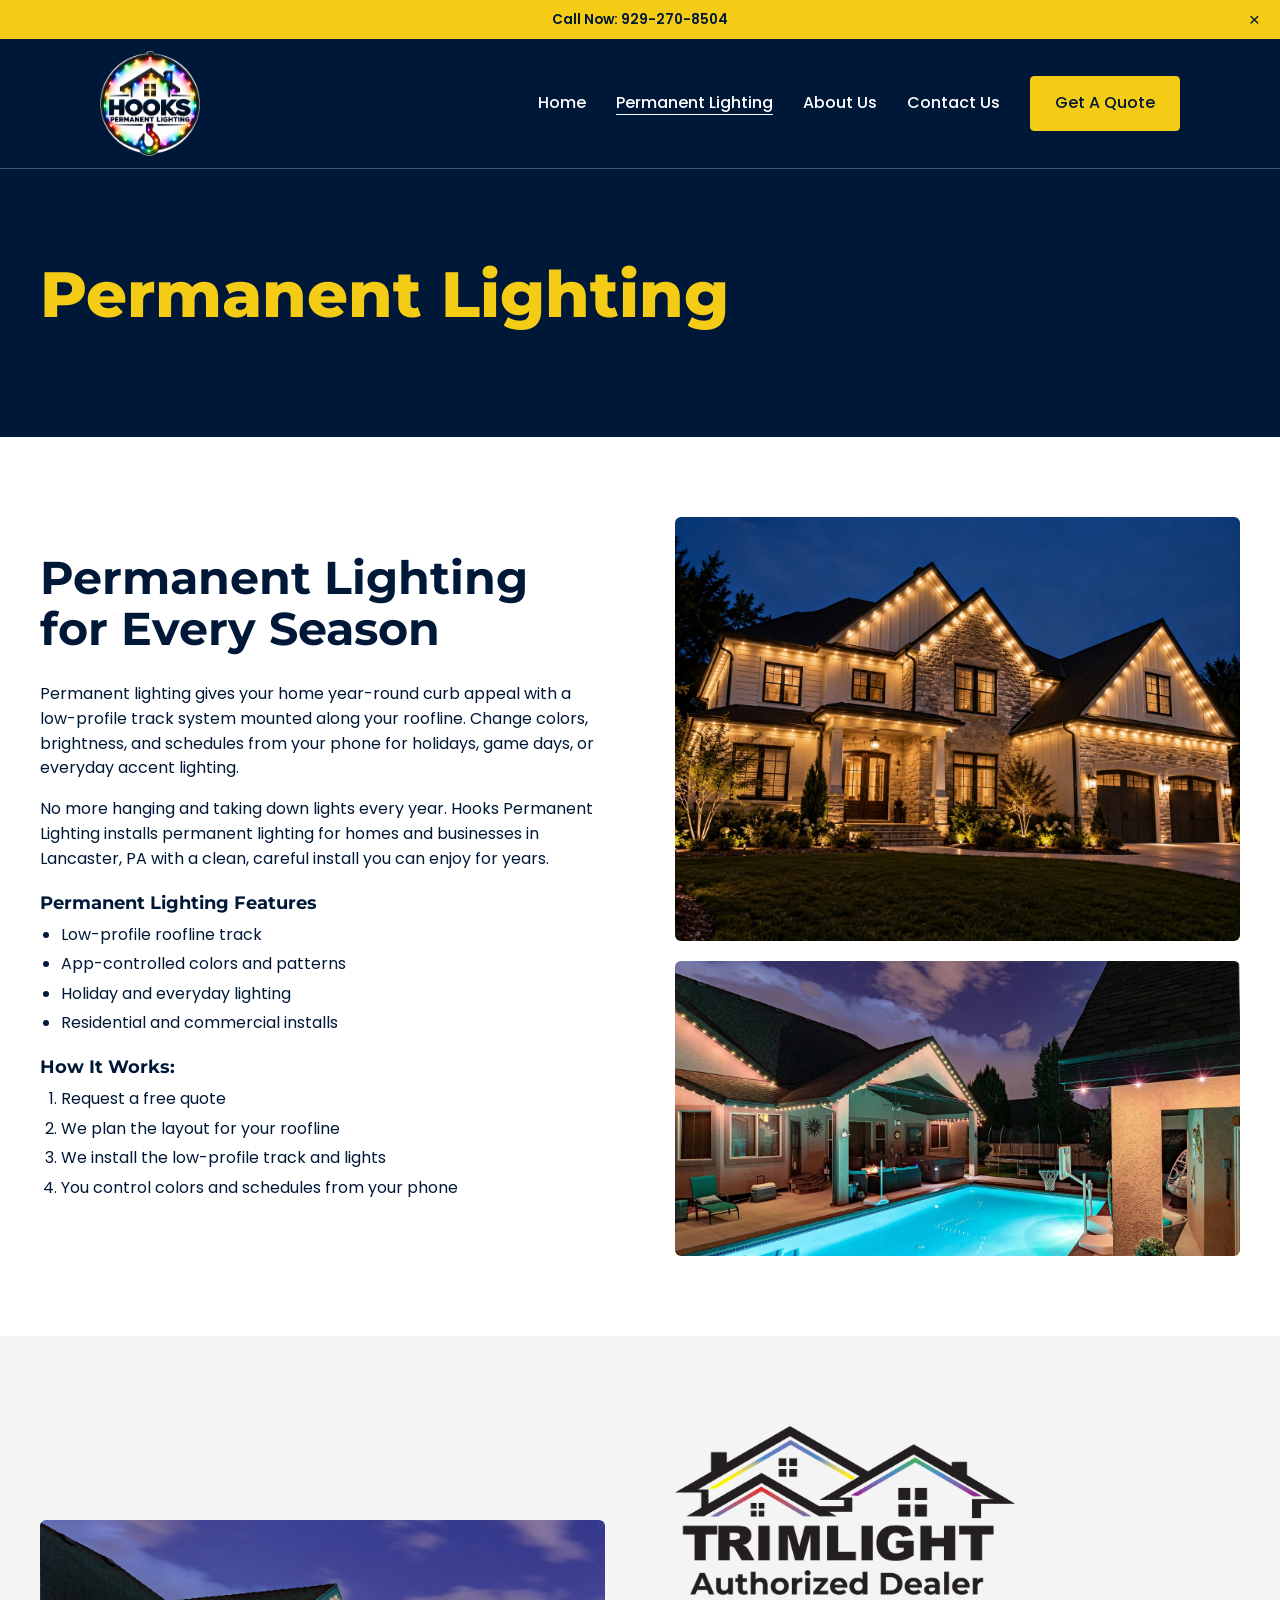
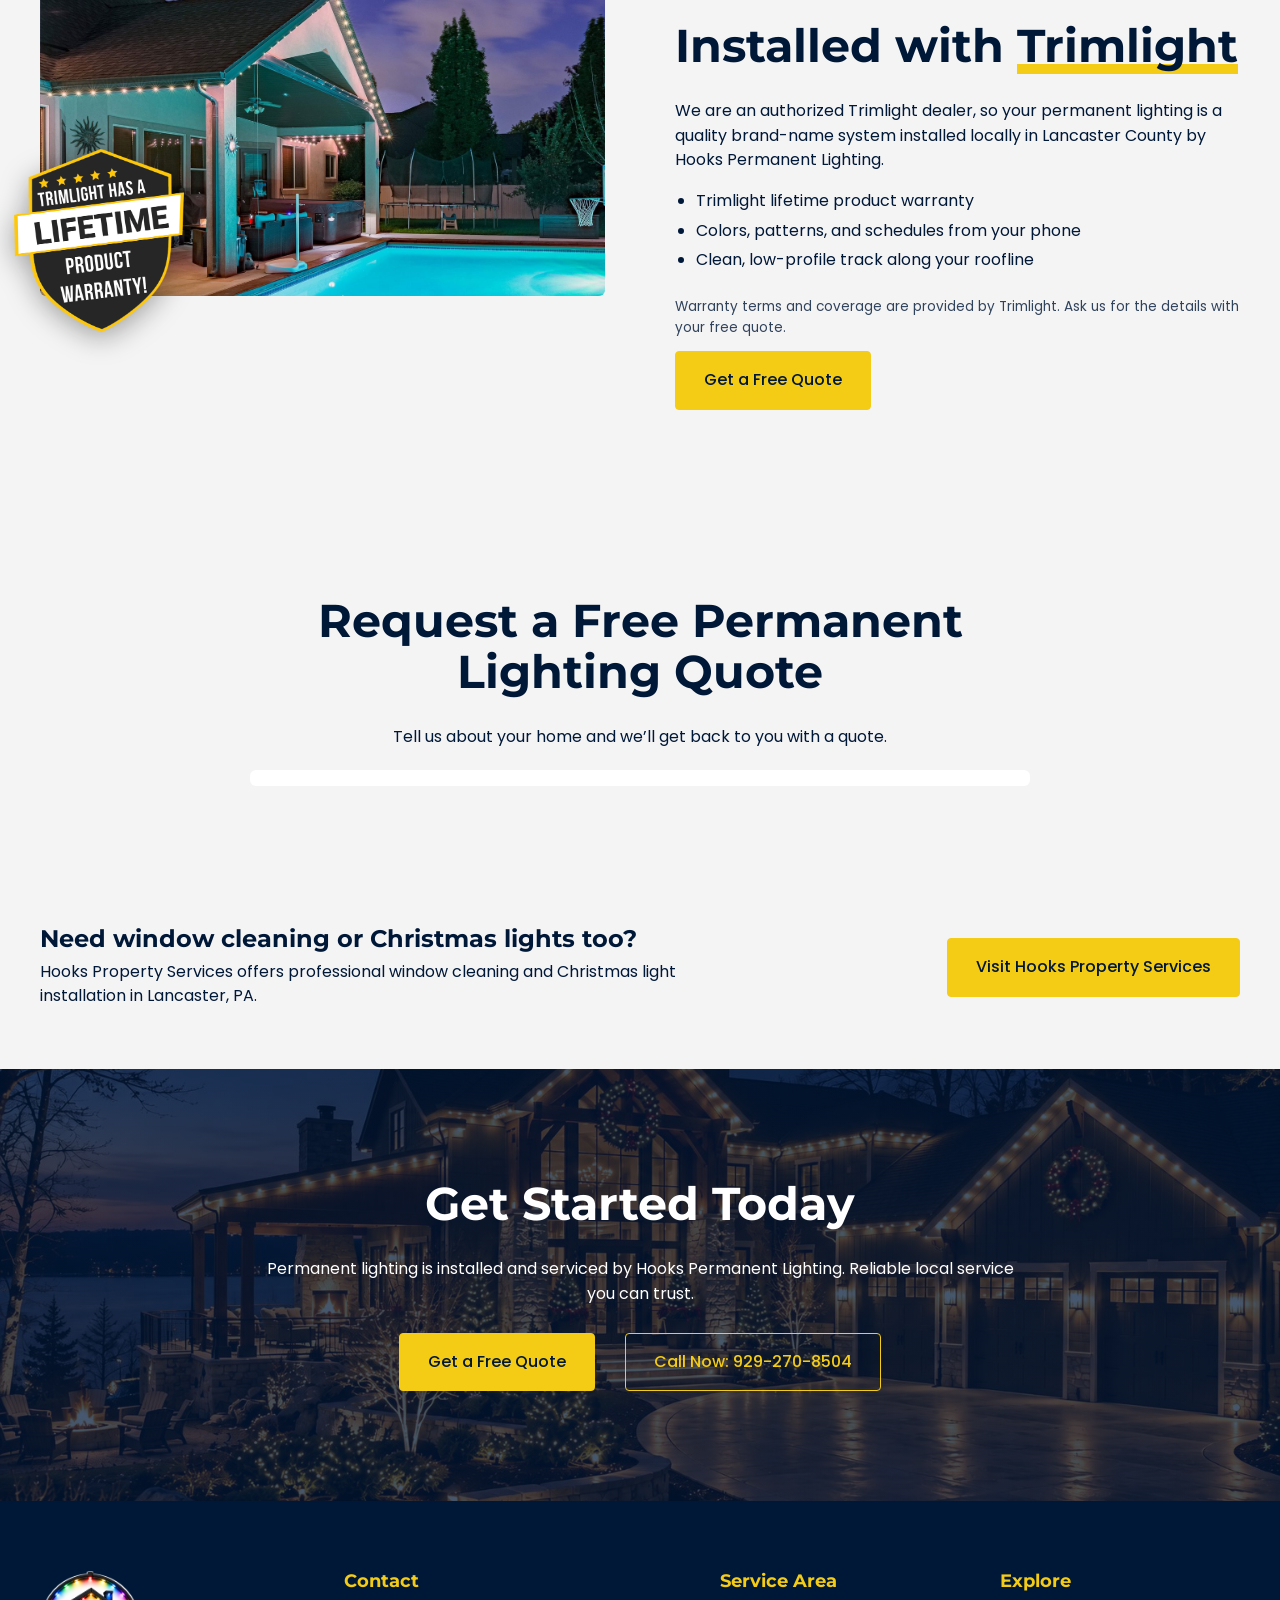
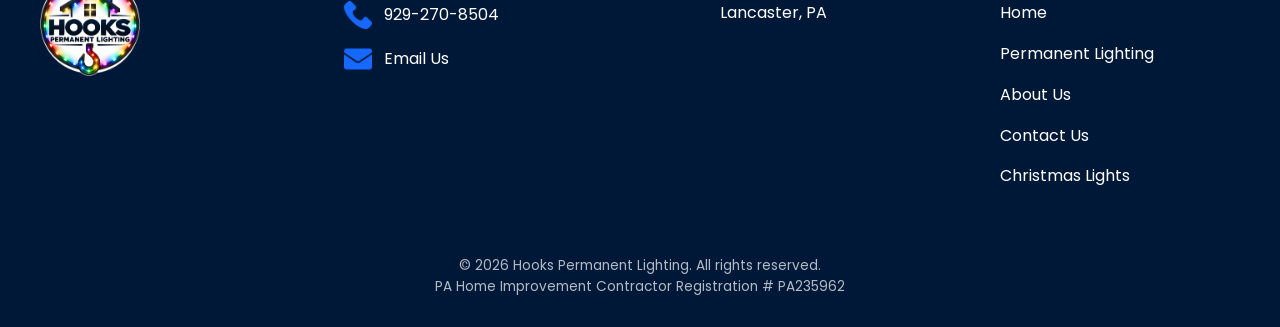
<file: permanent-lighting/index.html>
<!doctype html>
<html lang="en-US">
<head>
<meta charset="utf-8">
<meta name="viewport" content="width=device-width, initial-scale=1">
<title>Permanent Lighting Installation | Lancaster, PA — Hooks Permanent Lighting</title>
<meta name="description" content="Permanent roofline lighting in Lancaster, PA. App-controlled colors and schedules for holidays, game days, and everyday curb appeal. Request a free quote.">
<link rel="canonical" href="https://www.hookspermanentlighting.com/permanent-lighting/">
<link rel="icon" type="image/x-icon" href="../favicon.ico">
<meta property="og:site_name" content="Hooks Permanent Lighting">
<meta property="og:title" content="Permanent Lighting Installation | Lancaster, PA — Hooks Permanent Lighting">
<meta property="og:url" content="https://www.hookspermanentlighting.com/permanent-lighting/">
<meta property="og:type" content="website">
<meta property="og:description" content="Permanent roofline lighting in Lancaster, PA. App-controlled colors and schedules for holidays, game days, and everyday curb appeal. Request a free quote.">
<meta property="og:image" content="https://www.hookspermanentlighting.com/assets/permanent-lighting.jpg">
<meta name="twitter:card" content="summary_large_image">
<meta name="twitter:title" content="Permanent Lighting Installation | Lancaster, PA — Hooks Permanent Lighting">
<meta name="twitter:description" content="Permanent roofline lighting in Lancaster, PA. App-controlled colors and schedules for holidays, game days, and everyday curb appeal. Request a free quote.">
<meta name="twitter:image" content="https://www.hookspermanentlighting.com/assets/permanent-lighting.jpg">
<link rel="preconnect" href="https://fonts.googleapis.com">
<link rel="preconnect" href="https://fonts.gstatic.com" crossorigin>
<link href="https://fonts.googleapis.com/css2?family=Montserrat:wght@600;700;800&family=Poppins:wght@400;500;600&display=swap" rel="stylesheet">
<link rel="stylesheet" href="../assets/style.css">
<script type="application/ld+json">{"@context": "https://schema.org", "@type": "HomeAndConstructionBusiness", "name": "Hooks Permanent Lighting", "url": "https://www.hookspermanentlighting.com", "image": "https://www.hookspermanentlighting.com/assets/permanent-lighting.jpg", "areaServed": ["Lancaster, PA"], "description": "Permanent roofline lighting installation in Lancaster, PA.", "telephone": "+1-929-270-8504"}</script>
</head>
<body class="inner">
<div class="announce" id="announce"><a href="tel:9292708504">Call Now: 929-270-8504</a><button type="button" aria-label="Close Announcement" onclick="document.getElementById('announce').remove()">&times;</button></div>
<header class="site-header">
  <a class="brand" href="../" aria-label="Hooks Permanent Lighting home"><img src="../assets/logo.png" alt="Hooks Permanent Lighting logo" width="96" height="100"></a>
  <button class="menu-btn" type="button" aria-label="Menu" aria-expanded="false" onclick="var n=document.getElementById('nav');var o=n.classList.toggle('open');this.setAttribute('aria-expanded',o)">&#9776;</button>
  <nav id="nav"><a href="../">Home</a><a href="../permanent-lighting/" aria-current="page">Permanent Lighting</a><a href="../about-us/">About Us</a><a href="../contact-us/">Contact Us</a><a class="btn btn-sm" href="../contact-us/">Get A Quote</a></nav>
</header>
<main>

<section class="page-title navy"><div class="wrap"><h1 class="y">Permanent Lighting</h1></div></section>
<section class="wrap two pad">
  <div><h2>Permanent Lighting for Every Season</h2>
  <p>Permanent lighting gives your home year-round curb appeal with a low-profile track system mounted along your roofline. Change colors, brightness, and schedules from your phone for holidays, game days, or everyday accent lighting.</p>
  <p>No more hanging and taking down lights every year. Hooks Permanent Lighting installs permanent lighting for homes and businesses in Lancaster, PA with a clean, careful install you can enjoy for years.</p>
  <h4>Permanent Lighting Features</h4>
  <ul><li>Low-profile roofline track</li><li>App-controlled colors and patterns</li><li>Holiday and everyday lighting</li><li>Residential and commercial installs</li></ul>
  <h4>How It Works:</h4>
  <ol><li>Request a free quote</li><li>We plan the layout for your roofline</li><li>We install the low-profile track and lights</li><li>You control colors and schedules from your phone</li></ol></div>
  <div><img class="photo" src="../assets/permanent-lighting.jpg" alt="Permanent roofline lighting" loading="lazy"><img class="photo" style="margin-top:20px" src="../assets/trimlight-pool-night.jpg" alt="Backyard pool and patio lit by permanent roofline lighting at night" loading="lazy"></div>
</section>
<section class="tl light gray"><div class="wrap two">
  <div class="tl-media"><img class="photo" src="../assets/trimlight-patio-pool.jpg" alt="Backyard patio and pool with Trimlight permanent lighting along the roofline" width="1400" height="980" loading="lazy"><img class="tl-badge" src="../assets/trimlight-lifetime-warranty-badge.png" alt="Trimlight lifetime product warranty badge" width="520" height="561" loading="lazy"></div>
  <div class="tl-copy"><img class="tl-logo" src="../assets/trimlight-authorized-dealer-black.png" alt="Trimlight Authorized Dealer logo" width="900" height="447" loading="lazy">
  <h2>Installed with <span class="hl">Trimlight</span></h2>
  <p>We are an authorized Trimlight dealer, so your permanent lighting is a quality brand-name system installed locally in Lancaster County by Hooks Permanent Lighting.</p>
  <ul><li>Trimlight lifetime product warranty</li><li>Colors, patterns, and schedules from your phone</li><li>Clean, low-profile track along your roofline</li></ul>
  <p class="tl-note">Warranty terms and coverage are provided by Trimlight. Ask us for the details with your free quote.</p>
  <p><a class="btn" href="../contact-us/">Get a Free Quote</a></p></div>
</div></section>
<section class="gray pad" id="quote"><div class="wrap narrow"><h2 class="center">Request a Free Permanent Lighting Quote</h2>
  <p class="center">Tell us about your home and we&rsquo;ll get back to you with a quote.</p><div class="jobber-form"><div id="5e6214d9-5ba9-47c7-82db-7aa4a62b9021-5330346"></div><link rel="stylesheet" href="https://d3ey4dbjkt2f6s.cloudfront.net/assets/external/work_request_embed.css" media="screen" /><script src="https://d3ey4dbjkt2f6s.cloudfront.net/assets/static_link/work_request_embed_snippet.js" clienthub_id="5e6214d9-5ba9-47c7-82db-7aa4a62b9021-5330346" form_url="https://clienthub.getjobber.com/client_hubs/5e6214d9-5ba9-47c7-82db-7aa4a62b9021/public/work_request/embedded_work_request_form?form_id=5330346"></script></div></div></section>
<section class="xpromo gray"><div class="wrap">
  <div><h3>Need window cleaning or Christmas lights too?</h3>
  <p>Hooks Property Services offers professional window cleaning and Christmas light installation in Lancaster, PA.</p></div>
  <a class="btn" href="https://www.hookspropertyservices.com/">Visit Hooks Property Services</a></div></section>
<section class="cta" style="background-image:linear-gradient(rgba(0,24,56,.72),rgba(0,24,56,.72)),url('../assets/lakeside-lighting.jpg')">
  <div class="wrap center"><h2>Get Started Today</h2><p>Permanent lighting is installed and serviced by Hooks Permanent Lighting. Reliable local service you can trust.</p>
  <div class="btns" style="justify-content:center;margin-top:10px"><a class="btn" href="../contact-us/">Get a Free Quote</a><a class="btn btn-ghost" href="tel:9292708504">Call Now: 929-270-8504</a></div></div></section>

</main>
<footer class="site-footer">
  <div class="wrap foot-grid">
    <div><a class="brand" href="../" aria-label="Hooks Permanent Lighting home"><img src="../assets/logo.png" alt="Hooks Permanent Lighting logo" width="96" height="100"></a></div>
    <div><h4>Contact</h4><p class="ic"><img src="../assets/phone-icon.png" alt="" width="28" height="28"><a href="tel:9292708504">929-270-8504</a></p><p class="ic"><img src="../assets/email-icon.png" alt="" width="28" height="28"><a href="../contact-us/">Email Us</a></p></div>
    <div><h4>Service Area</h4><p>Lancaster, PA</p></div>
    <div><h4>Explore</h4><p><a href="../">Home</a></p><p><a href="../permanent-lighting/">Permanent Lighting</a></p><p><a href="../about-us/">About Us</a></p><p><a href="../contact-us/">Contact Us</a></p>
      <p><a href="https://www.hookspropertyservices.com/christmas-lights/">Christmas Lights</a></p></div>
  </div>
  <p class="copy">&copy; <span id="yr">2026</span> Hooks Permanent Lighting. All rights reserved.<br>PA Home Improvement Contractor Registration # PA235962</p>
</footer>
<script>document.getElementById('yr').textContent=new Date().getFullYear();</script>

</body>
</html>
</file>
<file: assets/style.css>
:root{--yellow:#f4cb15;--navy:#001838;--gray:#f4f4f4;--text:#001838}
*{box-sizing:border-box}
html{scroll-behavior:smooth}
body{margin:0;font-family:'Poppins',system-ui,sans-serif;font-size:16px;line-height:1.55;color:var(--text);background:#fff}
img{max-width:100%;height:auto;display:block}
a{color:inherit}
h1,h2,h3,h4{font-family:'Montserrat',sans-serif;font-weight:700;line-height:1.1;margin:0 0 .6em}
h1{font-size:clamp(2.2rem,5vw,4rem);font-weight:800}
h2{font-size:clamp(1.8rem,3.6vw,2.9rem)}
h3{font-size:1.5rem}h4{font-size:1.1rem;margin-top:1.2em}
p{margin:0 0 1em}
ul,ol{padding-left:1.3em;margin:0 0 1.2em}li{margin:.3em 0}
.wrap{max-width:1300px;margin:0 auto;padding:0 40px}
.narrow{max-width:860px}
.center{text-align:center}
.y{color:var(--yellow)}
.hl{background:linear-gradient(transparent 82%,var(--yellow) 82%)}
.eyebrow{font-size:1.1rem;color:#555;margin-bottom:.4em}
.pad{padding:80px 0}
.gray{background:var(--gray)}
.navy{background:var(--navy);color:#fff}
.two{display:grid;grid-template-columns:1fr 1fr;gap:70px;align-items:center}
.btn{display:inline-block;background:var(--yellow);color:var(--navy);padding:16px 28px;border-radius:4px;font-weight:500;text-decoration:none;border:1px solid var(--yellow);transition:filter .15s}
.btn:hover{filter:brightness(.93)}
.btn-sm{padding:14px 24px}
.btn-ghost{background:transparent;color:var(--yellow)}
.btns{display:flex;gap:30px;flex-wrap:wrap;margin-top:40px}

.announce{background:var(--yellow);text-align:center;font-weight:600;font-size:.85rem;padding:9px 40px;position:relative}
.announce a{text-decoration:none}
.announce button{position:absolute;right:14px;top:50%;transform:translateY(-50%);border:0;background:none;font-size:1.2rem;cursor:pointer;color:var(--navy)}
.site-header{position:absolute;left:0;right:0;z-index:5;display:flex;align-items:center;justify-content:space-between;padding:12px 100px;color:#fff;border-bottom:1px solid rgba(255,255,255,.25)}
body:not(.home) .site-header{position:relative;background:var(--navy)}
.brand img{width:100px;height:auto}
.site-header nav{display:flex;align-items:center;gap:30px}
.site-header nav a{text-decoration:none;font-weight:500;font-size:1rem}
.site-header nav a[aria-current]{text-decoration:underline;text-underline-offset:6px}
.site-header nav a.btn{color:var(--navy)}
.menu-btn{display:none;background:none;border:0;color:#fff;font-size:1.8rem;cursor:pointer}

.hero{min-height:810px;background-size:cover;background-position:center 25%;display:flex;align-items:center;color:#fff;padding-top:130px}
.hero .wrap{width:100%;padding:0 95px;max-width:none}
.hero h1{max-width:700px;color:#fff}
.hero h1 .y{color:var(--yellow)}
.hero p{max-width:580px;font-size:1.05rem;margin-top:60px}
.hero .btn-ghost{padding:14px 28px}
.about{padding:110px 40px}
.frame{position:relative;padding:0}
.frame:before{content:"";position:absolute;inset:0;border:9px solid var(--yellow);pointer-events:none}
.frame img{position:relative;display:block;margin:34px;width:calc(100% - 68px);border-radius:6px}
.why{padding:90px 0 140px}
.why ul{padding-left:1.3em}
.collage{position:relative;min-height:600px}
.collage .big{position:absolute;right:0;top:0;width:68%;border-radius:6px}
.collage .small{position:absolute;left:0;bottom:0;width:52%;border:14px solid #fff;border-radius:0;background:#fff}
.services{padding:80px 0 100px}
.services h2{margin-bottom:60px}
.cards{display:grid;grid-template-columns:repeat(3,1fr);gap:28px}
.cards article{display:flex;flex-direction:column}
.cards img{width:100%;aspect-ratio:420/316;object-fit:cover;border-radius:4px}
.cards h3{color:var(--yellow);margin:24px 0 12px}
.cards p{flex:1}
.cards .btn{align-self:flex-start}
.reviews{padding:90px 40px}
.faq{padding:90px 0}
details{background:#fff;border-bottom:1px solid #ddd;padding:18px 24px}
summary{cursor:pointer;font-family:'Montserrat',sans-serif;font-weight:600;font-size:1.15rem}
details p{margin:12px 0 0}
.cta{background-size:cover;background-position:center;color:#fff;padding:110px 0;min-height:420px}
.cta h2{color:#fff}.cta p{max-width:760px;margin:0 auto 1.6em}
.page-title{padding:90px 0 70px}
.page-title .lead{font-size:1.15rem;max-width:760px}
.photo{width:100%;border-radius:6px}
.checks{list-style:none;display:grid;grid-template-columns:repeat(2,1fr);gap:10px 40px;max-width:900px;margin:20px auto 50px;padding:0}
.checks li:before{content:"\2713";color:#0a7a3b;font-weight:700;margin-right:10px}
.plans{display:grid;grid-template-columns:1fr 1fr;gap:40px;max-width:1000px;margin:0 auto}
.plan{border:2px solid var(--yellow);border-radius:8px;padding:34px}
.plan h3{margin-bottom:.2em}
.price{list-style:none;padding:0}
.price li{display:flex;justify-content:space-between;gap:20px;padding:12px 0;border-bottom:1px solid #e5e5e5}
.price li span:last-child{text-align:right}
.price small{display:block;color:#555}
.note{color:#555;font-size:.9rem;margin-top:14px}
.ic{display:flex;align-items:center;gap:12px}
.ic img{width:28px;height:28px}
.site-footer{background:var(--navy);color:#fff;padding:70px 0 30px}
.site-footer a{text-decoration:none}.site-footer a:hover{text-decoration:underline}
.foot-grid{display:grid;grid-template-columns:1.1fr 1.4fr 1fr 1fr;gap:40px}
.site-footer h4{color:var(--yellow);margin-top:0}
.site-footer .ic img{filter:invert(1) brightness(2)}
.copy{text-align:center;margin:50px 0 0;font-size:.85rem;opacity:.7}

@media(max-width:1100px){
 .site-header{padding:12px 30px}
 .menu-btn{display:block}
 .site-header nav{display:none;position:absolute;top:100%;left:0;right:0;background:var(--navy);flex-direction:column;align-items:flex-start;padding:20px 30px;gap:18px}
 .site-header nav.open{display:flex}
}
@media(max-width:800px){
 .wrap{padding:0 22px}.pad{padding:50px 0}
 .two,.cards,.plans,.checks,.foot-grid{grid-template-columns:1fr;gap:36px}
 .hero{min-height:680px}.hero .wrap{padding:0 22px}.hero p{margin-top:30px}
 .about{padding:60px 22px}.collage{min-height:480px}
 .btns{gap:16px}
}
.jobber-form{margin-top:20px;background:#fff;padding:8px;border-radius:6px}

/* ---- HPL additions ---- */
.brand{display:flex;flex-direction:column;line-height:1;text-decoration:none;color:#fff}
.brand .b1{font-family:'Montserrat',sans-serif;font-weight:800;font-size:2rem;letter-spacing:.06em}
.brand .b2{font-family:'Poppins',sans-serif;font-weight:600;font-size:.62rem;letter-spacing:.3em;color:var(--yellow);margin-top:7px;padding-top:7px;border-top:2px solid var(--yellow)}
.features{display:grid;grid-template-columns:repeat(4,1fr);gap:28px}
.features article{border-top:4px solid var(--yellow);padding-top:20px}
.features h3{color:var(--yellow);font-size:1.25rem;margin-bottom:.5em}
.steps{counter-reset:s;list-style:none;display:grid;grid-template-columns:repeat(4,1fr);gap:28px;padding:0;margin:40px 0 0}
.steps li{counter-increment:s;position:relative;padding-top:64px;margin:0}
.steps li:before{content:counter(s);position:absolute;top:0;left:0;width:46px;height:46px;border-radius:50%;background:var(--yellow);color:var(--navy);font:800 1.2rem 'Montserrat',sans-serif;display:flex;align-items:center;justify-content:center}
.steps strong{display:block;font-family:'Montserrat',sans-serif;font-size:1.1rem;margin-bottom:.3em}
.xpromo{padding:60px 0}
.xpromo .wrap{display:flex;align-items:center;justify-content:space-between;gap:30px;flex-wrap:wrap}
.xpromo h3{margin:0 0 .3em}
.xpromo p{margin:0;max-width:720px}
.foot-note{margin-top:1em;font-size:.9rem;opacity:.85}
@media(max-width:1100px){.features,.steps{grid-template-columns:repeat(2,1fr)}}
@media(max-width:800px){.features,.steps{grid-template-columns:1fr}.brand .b1{font-size:1.6rem}}
.wrap.pad{padding-left:40px;padding-right:40px}
@media(max-width:800px){.wrap.pad{padding-left:22px;padding-right:22px}}

/* ---- Trimlight brand sections ---- */
.tl{padding:90px 0}
.tl .eyebrow{color:rgba(255,255,255,.75);margin-top:0}
.tl.light .eyebrow{color:#555}
.tl-logo{width:min(340px,80%);height:auto;margin:0 0 26px}
.tl h2 .y{color:var(--yellow)}
.tl ul{margin-bottom:1.4em}
.tl-note{font-size:.85rem;opacity:.8}
.tl-media{position:relative;padding-bottom:36px}
.tl-media .photo{aspect-ratio:3/2;object-fit:cover}
.tl-badge{width:170px;height:auto;filter:drop-shadow(0 6px 14px rgba(0,0,0,.35))}
.tl-media .tl-badge{position:absolute;left:-26px;bottom:0}
.tl-badges{display:flex;align-items:center;justify-content:center;gap:40px;flex-wrap:wrap}
.tl-badges .tl-logo{width:min(360px,100%);margin:0}
.tl-badges .tl-badge{width:200px}
@media(max-width:800px){.tl{padding:60px 0}.tl-media .tl-badge{left:8px;width:130px}}
</file>
